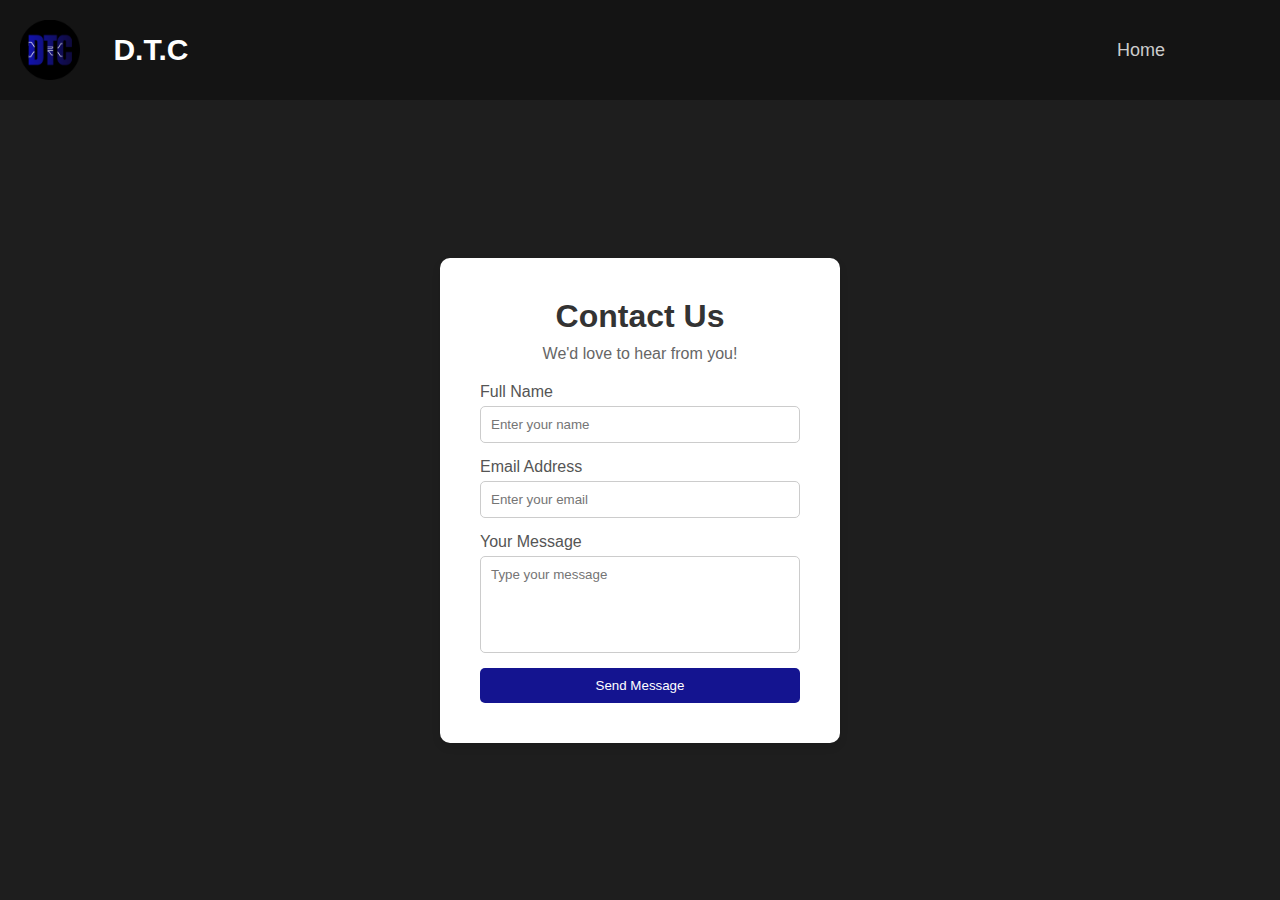
<file: contact.html>
<!DOCTYPE html>
<html lang="en">
<head>
  <meta charset="UTF-8">
  <meta name="viewport" content="width=device-width, initial-scale=1.0">
  <title>Contact Us - Dn3xt</title>
  <link rel="stylesheet" href="contact.css">
</head>
<body class="fade-in">
  <nav class="navbar">
    <div class="navbar-logo">
        <img src="logo.png" alt="DTC Logo"> 
        <h1 id="nav-title">D.T.C</h1>
    </div>
    <ul class="navbar-menu">
        <li><a href="index.html" id="last">Home</a></li>
    </ul>
</nav>

  <div class="contact-container">
    <h1>Contact Us</h1>
    <p>We'd love to hear from you!</p>

    <form action="#" method="POST" class="contact-form">
      <label for="name">Full Name</label>
      <input type="text" id="name" name="name" placeholder="Enter your name" required>

      <label for="email">Email Address</label>
      <input type="email" id="email" name="email" placeholder="Enter your email" required>

      <label for="message">Your Message</label>
      <textarea id="message" name="message" rows="5" placeholder="Type your message" required></textarea>

      <button type="submit" class="submit-button">Send Message</button>
    </form>
  </div>

  <script>
    let history = JSON.parse(sessionStorage.getItem('pageHistory')) || [];
  
    history.push(window.location.href);
  
    if (history.length > 3) {
      history.shift(); 
    }
  
    sessionStorage.setItem('pageHistory', JSON.stringify(history));
  </script>
</body>
</html>
</file>
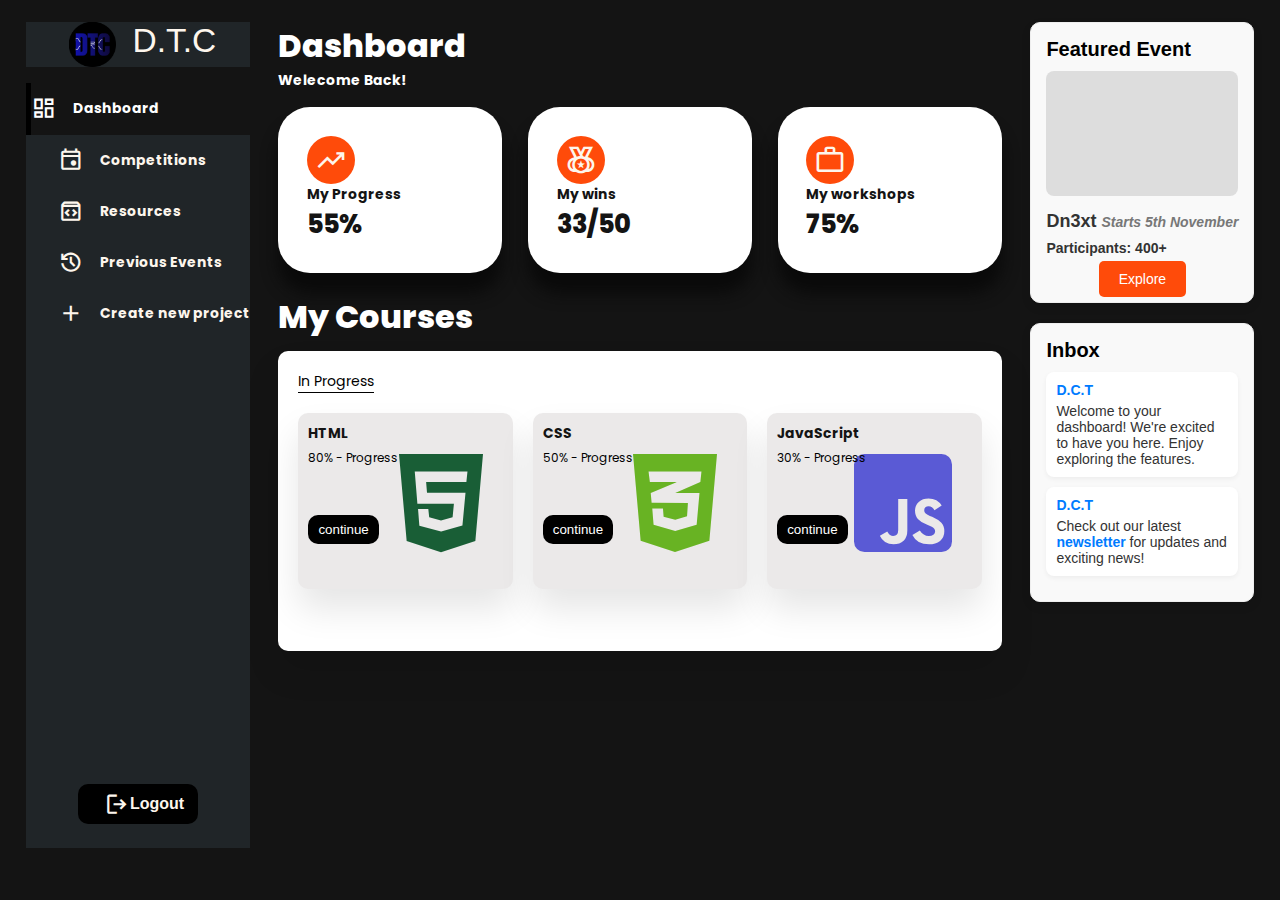
<file: dashboard.html>
<!DOCTYPE html>
<html lang="en">
<head>
    <meta charset="UTF-8">
    <meta name="viewport" content="width=device-width, initial-scale=1.0">
    <title img="img/logo.png">Dashboard | D.T.C</title>
    <link href="https://fonts.googleapis.com/css2?family=Material+Symbols+Outlined" rel="stylesheet" />
    <link rel="stylesheet" href="https://cdnjs.cloudflare.com/ajax/libs/font-awesome/5.15.4/css/all.min.css"/>
    <link rel="stylesheet" href="dashboard.css">
</head>
<body class="fade-in">
    <div class="container">

        <!--sidebar-->
        <aside>
            <div class="top">
                <div class="logo">
                    <a class="logo" style="font-family: 'Ubuntu', sans-serif; font-size:33.5px; padding-left:10px;"><img src='logo.png' style = "width: 47.5px; height: 45px;">D.T.C</a>
                </div>
                <div class="close">
                    <span class="material-symbols-outlined">
                        close
                    </span>
                </div>
            </div>
            <div class="sidebar">
                <a href="dashboard.html" class="active">
                    <span class="material-symbols-outlined">dashboard</span>
                    <h3>Dashboard</h3>
                </a>
                <a href="dnext.html">
                    <span class="material-symbols-outlined">Event</span>
                    <h3>Competitions</h3>
                </a>
                <a href="projects.html">
                    <span class="material-symbols-outlined">Sdk</span>
                    <h3>Resources</h3>
                </a>
                <a href="wartex.html">
                    <span class="material-symbols-outlined">History</span>
                    <h3>Previous Events</h3>
                </a>
                <a href="https://forms.gle/U2VyocybpNfmpEQW7">
                    <span class="material-symbols-outlined">add</span>
                    <h3>Create new project</h3>
                </a>
                <button id="logout" class="logout" onclick="location.href='index.html'">
                    <span class="material-symbols-outlined">logout</span>
                    <h3>Logout</h3>
                </button>

                
            </div>
        </aside>
        <!--sidebar--> 

        <!--main-->
        <main>
            <h1>Dashboard</h1>
            <h3>Welecome Back!</h3>
            <div class="insights">
                <div class="progress">
                    <span class="material-symbols-outlined">trending_up</span>
                    <div class="middle">
                        <div class="left">
                            <h3>My Progress</h3>
                            <h1>55%</h1>
                        </div>
                    </div>
                </div>
                <div class="wins">
                    <span class="material-symbols-outlined">social_leaderboard</span>
                    <div class="middle">
                        <div class="left">
                            <h3>My wins</h3>
                            <h1>33/50</h1>
                        </div>
                    </div>
                </div>
                <div class="workshops">
                    <span class="material-symbols-outlined">work</span>
                    <div class="middle">
                        <div class="left">
                            <h3>My workshops</h3>
                            <h1>75%</h1>
                        </div>
                    </div>
                </div>
            </div>

            <section class="main-course">
                <h1>My courses</h1>
                <div class="course-box">
                  <ul>
                    <li class="active">In progress</li>
                  </ul>
                  <div class="course">
                    <div class="box">
                      <h3>HTML</h3>
                      <p>80% - progress</p>
                      <button onclick="location.href='https://www.codecademy.com/learn/learn-html'">continue</button>
                      <i class="fab fa-html5 html"></i>
                    </div>
                    <div class="box">
                        <h3>CSS</h3>
                        <p>50% - progress</p>
                        <button onclick="location.href='https://www.codecademy.com/learn/learn-css'">continue</button>
                        <i class="fab fa-css3-alt css"></i>
                    </div>
                    <div class="box">
                        <h3>JavaScript</h3>
                        <p>30% - progress</p>
                        <button onclick="location.href='https://www.codecademy.com/learn/introduction-to-javascript'">continue</button>
                        <i class="fab fa-js-square js"></i>
                        </div>
                    </div>
                </div>
            </section>
                    
        </main>
        <!--main-->

        <!--updates-->
        <div class="right">
            <div class="top">
                <button id="menu">
                    <span class="material-symbols-outlined">menu</span>
                </button>
            </div>
            <div class="featured-event">
                <div class="event-header">
                    <h2>Featured Event</h2>
                </div>
                <div class="event-body">
                    <a href="teaser.mp4" target="_blank">
                        <div class="event-video">
                            <iframe width="100%" height="150px" src="https://youtu.be/eNpRE7gXdeo">
                            </iframe>
                        </div>
                    </a>
                    <div class="event-info">
                        <div class="event-title-date">
                            <span class="event-title">Dn3xt</span>
                            <span class="event-date">Starts 5th November</span>
                        </div>
                        <div class="participants">
                            Participants: <span id="participant-count">400+</span>
                        </div>
                    </div>
                    <div class="explore-button">
                        <a href="dnext.html" class="explore-link">Explore</a>
                    </div>
                </div>
            </div>
            <div class="inbox">
                <div class="inbox-header">
                    <h2>Inbox</h2>
                </div>
                <div class="message-list">
                    <!-- Welcome Message -->
                    <div class="message-item">
                        <div class="message-content">
                            <span class="message-sender">D.C.T</span>
                            <p class="message-text">Welcome to your dashboard! We're excited to have you here. Enjoy exploring the features.</p>
                        </div>
                    </div>
                    <!-- Newsletter Message -->
                    <div class="message-item">
                        <div class="message-content">
                            <span class="message-sender">D.C.T</span>
                            <p class="message-text">Check out our latest <a href="newsletter.html" class="message-link">newsletter</a> for updates and exciting news!</p>
                        </div>
                    </div>
                </div>
            </div>
        <!--updates-->

    </div>



    <script> src="script.js"</script>
</body>
</html>
</file>
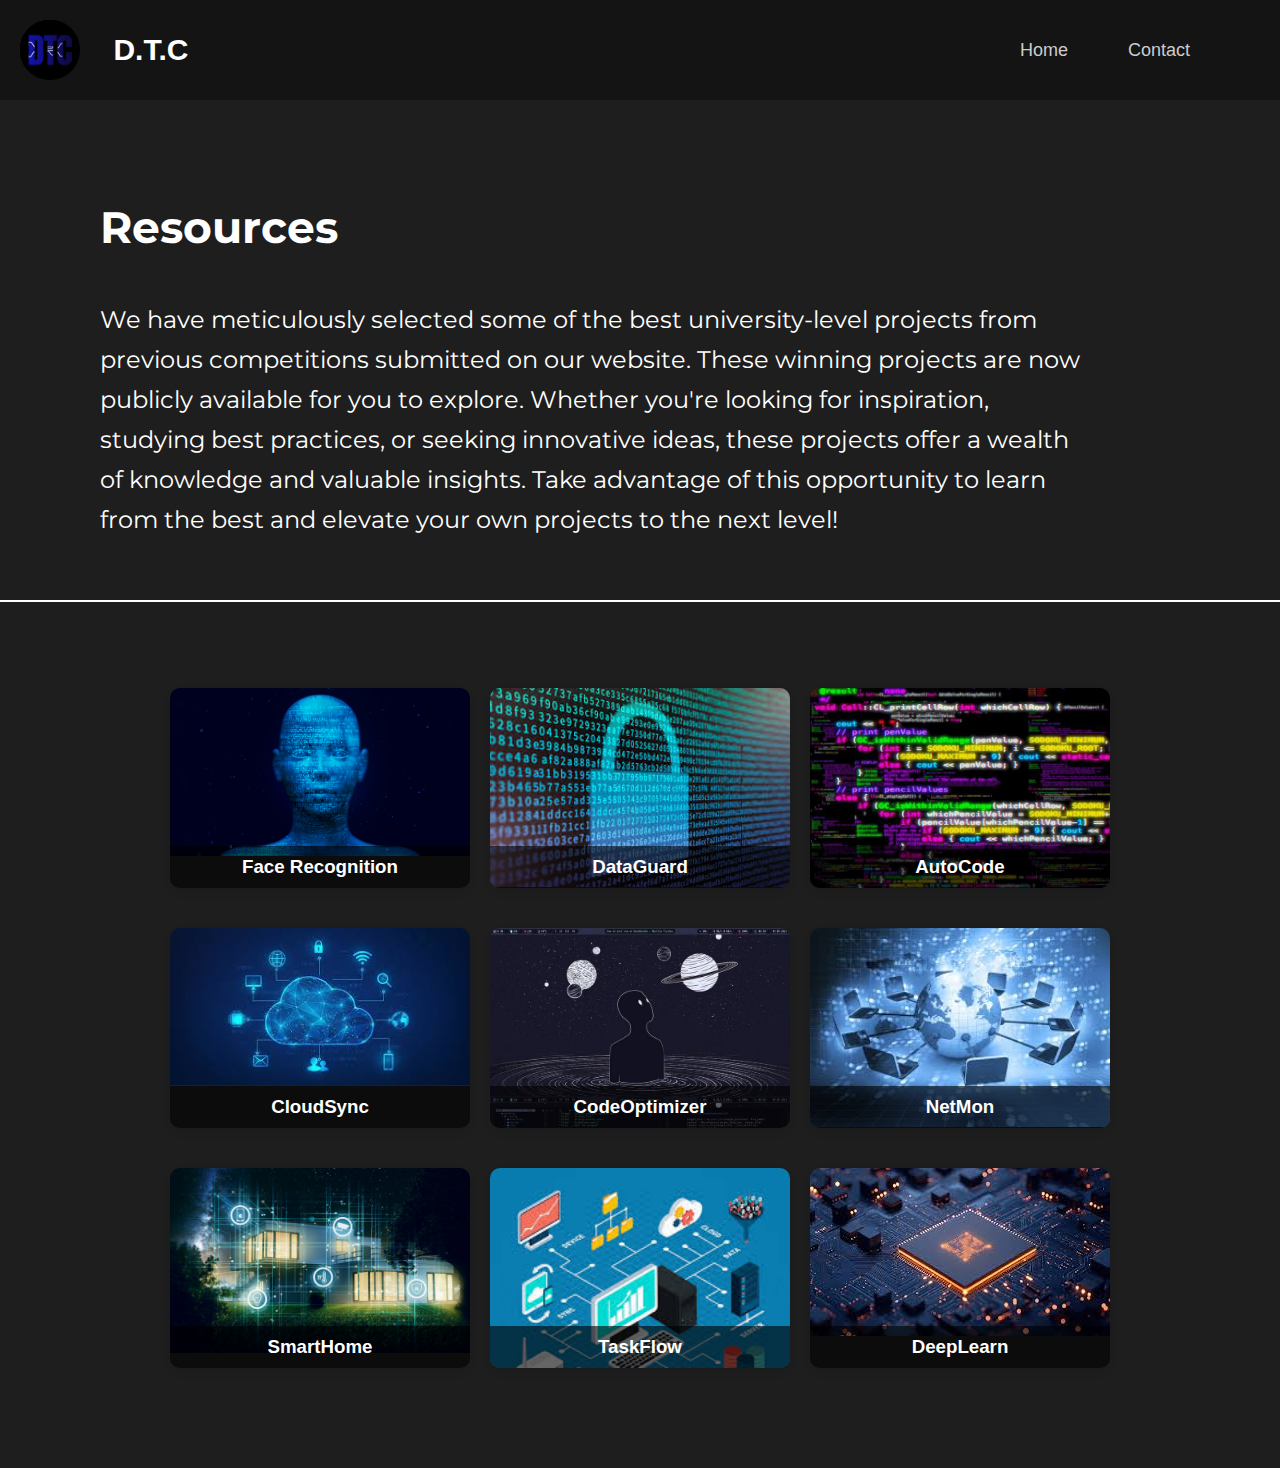
<file: projects.html>
<!DOCTYPE html>
<html lang="en">
<head>
    <meta charset="UTF-8">
    <meta name="viewport" content="width=device-width, initial-scale=1.0">
    <title>Resources | D.T.C</title>
    <link rel="stylesheet" href="projects.css">
    <link href="https://fonts.googleapis.com/css2?family=Montserrat:wght@200&display=swap" rel="stylesheet">
</head>
<body class="fade-in">
    <nav class="navbar">
        <div class="navbar-logo">
            <img src="logo.png" alt="DTC Logo"> 
            <h1 id="nav-title">D.T.C</h1>
        </div>
        <ul class="navbar-menu">
            <li><a href="landingpage.html">Home</a></li>
            <li><a href="contact.html" id="last">Contact</a></li>
        </ul>
    </nav>

    <div class="details">
        <h1 id="abt">Resources</h1>
        <p id="abt2">We have meticulously selected some of the best university-level projects from previous competitions submitted on our website. These winning projects are now publicly available for you to explore. Whether you're looking for inspiration, studying best practices, or seeking innovative ideas, these projects offer a wealth of knowledge and valuable insights. Take advantage of this opportunity to learn from the best and elevate your own projects to the next level!</p>
    </div>

<hr color="#fff" width="4943px" style="position:absolute; top:600px;">

<div class="cards-row1">
    <div class="card">
        <div class="card-image">
            <img src="face-reg.jpg" alt="Image">
        </div>
        <div class="card-title">
            <h3>Face Recognition</h3>
        </div>
        <div class="card-content">
            <h4>Project Name: Face Recognition using Machine Learning</h4>
            <p>Description: Building a smart home automation system using IoT.</p>
            <p>Members: John, Alice, Max</p>
        </div>
    </div>

    <div class="card">
        <div class="card-image">
            <img src="crypt.jfif" alt="Image">
        </div>
        <div class="card-title">
            <h3>DataGuard</h3>
        </div>
        <div class="card-content">
            <h4>Project Name: DataGuard</h4>
            <p>Description: Secure data encryption system</p>
            <p>Members: Sarah, Chris, Emma</p>
        </div>
    </div>

    <div class="card">
        <div class="card-image">
            <img src="programming.jpg" alt="Image">
        </div>
        <div class="card-title">
            <h3>AutoCode</h3>
        </div>
        <div class="card-content">
            <h4>Project Name: AutoCode</h4>
            <p>Description: AI-powered code generator</p>
            <p>Members: David, Elena, Marcus</p>
        </div>
    </div>
</div>

<div class="cards-row2">
    <div class="card">
        <div class="card-image">
            <img src="cloud.jfif" alt="Image">
        </div>
        <div class="card-title">
            <h3>CloudSync</h3>
        </div>
        <div class="card-content">
            <h4>Project Name: CloudSync</h4>
            <p>Description: Cloud-based file synchronization</p>
            <p>Members: John, Alice, Max</p>
        </div>
    </div>

    <div class="card">
        <div class="card-image">
            <img src="hackathon2.jpg" alt="Image">
        </div>
        <div class="card-title">
            <h3>CodeOptimizer</h3>
        </div>
        <div class="card-content">
            <h4>Project Name: CodeOptimizer</h4>
            <p>Description: Automated code efficiency tool</p>
            <p>Members: Lily, Henry, Ethan</p>
        </div>
    </div>

    <div class="card">
        <div class="card-image">
            <img src="network.jfif" alt="Image">
        </div>
        <div class="card-title">
            <h3>NetMon</h3>
        </div>
        <div class="card-content">
            <h4>Project Name: NetMon</h4>
            <p>Description: Network performance monitoring</p>
            <p>Members: Ava, James, Mia</p>
        </div>
    </div>
</div>

<div class="cards-row3">
    <div class="card">
        <div class="card-image">
            <img src="home.jpg" alt="Image">
        </div>
        <div class="card-title">
            <h3>SmartHome</h3>
        </div>
        <div class="card-content">
            <h4>Project Name: SmartHome</h4>
            <p>Description: IoT home automation platform</p>
            <p>Members: John, Alice, Max</p>
        </div>
    </div>

    <div class="card">
        <div class="card-image">
            <img src="flow.jfif" alt="Image">
        </div>
        <div class="card-title">
            <h3>TaskFlow</h3>
        </div>
        <div class="card-content">
            <h4>Project Name: TaskFlow</h4>
            <p>Description: Workflow automation manager</p>
            <p>Members: Sarah, Chris, Emma</p>
        </div>
    </div>

    <div class="card">
        <div class="card-image">
            <img src="learn.jfif" alt="Image">
        </div>
        <div class="card-title">
            <h3>DeepLearn</h3>
        </div>
        <div class="card-content">
            <h4>Project Name: DeepLearn</h4>
            <p>Description: AI deep learning model</p>
            <p>Members: David, Elena, Marcus</p>
        </div>
    </div>
</div>

</body>
</html>
</file>
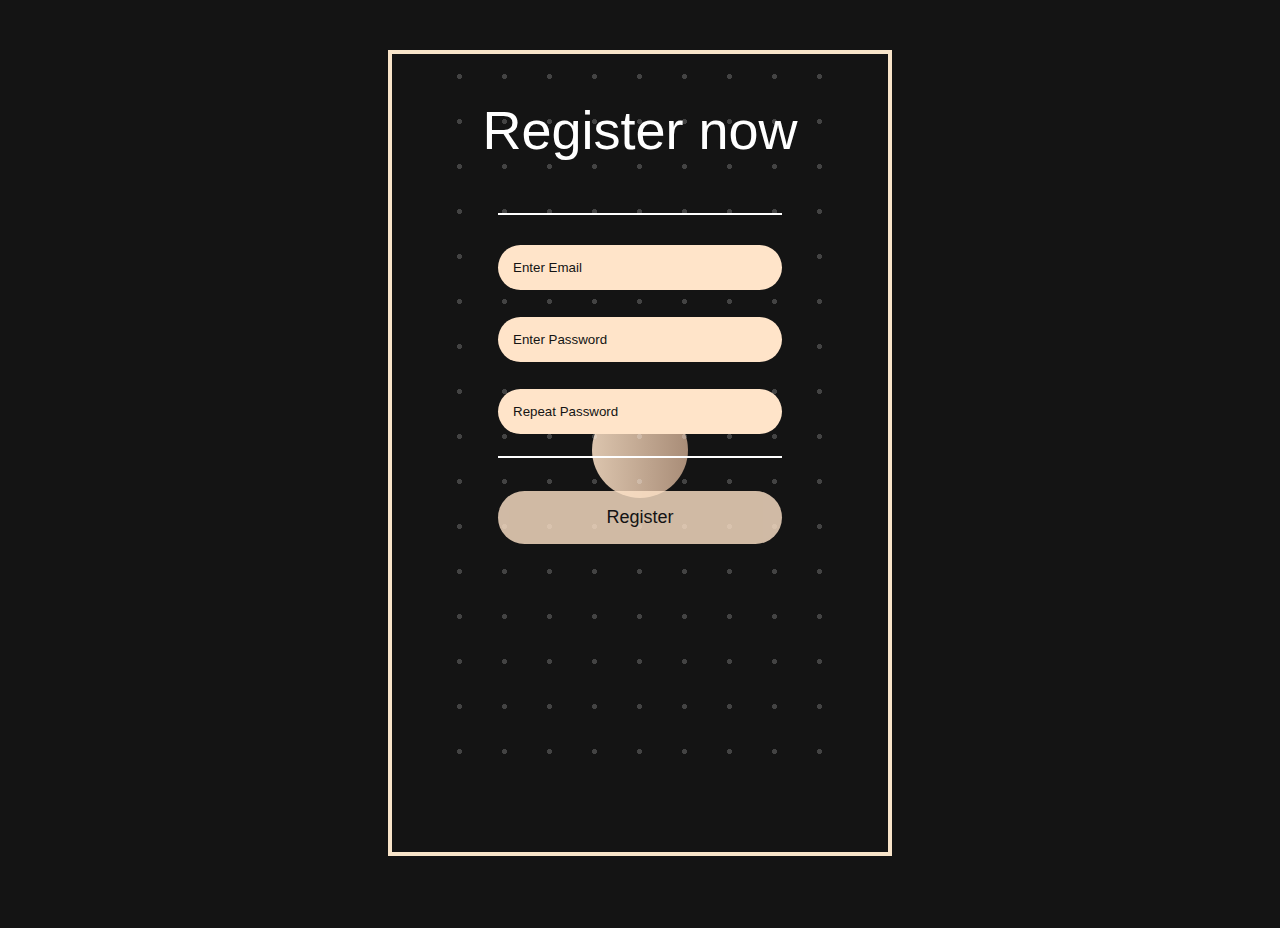
<file: register.html>
<!DOCTYPE html>
<html lang="en">

<head>
    <meta charset="UTF-8">
    <meta http-equiv="X-UA-Compatible" content="IE=edge">
    <meta name="viewport" content="width=device-width, initial-scale=1.0">
    <title>Register</title>
    <link rel="stylesheet" href="register-style.css">
    <link rel="icon"  type="x-icon">
</head>

<body>
    <div class="overlay"></div>

    <div id="blob"></div>
    <center>
        <div class="card">
            <div class="card-content">
                <h3 class="card-title">Register now</h3>
                <h4 class="card-subtitle"></h4>
                <form action="dashboard.html">
                    <div class="container">
                        <br>
                        <hr>
                        <input type="text" placeholder="Enter Email" name="email" id="email" required>
                        <input type="password" placeholder="Enter Password" name="psw" id="psw" required>
                        <input type="password" placeholder="Repeat Password" name="psw-repeat" id="psw-repeat" required>
                        <hr>
                        <button type="submit" class="registerbtn">Register</button>
                    </div>
            </div>
            </form>

        </div>
    </center>
    <i class="fa-solid fa-hat-witch card-icon"></i>
    </div>
    <div class="overlay"></div>

    <script src="register-app.js"></script>
</body>

</html>
</file>
<file: contact.css>
* {
      margin: 0;
      padding: 0;
      box-sizing: border-box;
      font-family: 'Arial', sans-serif;
    }
    
    body {
      background-color: #1e1e1e;
      display: flex;
      justify-content: center;
      align-items: center;
      height: 100vh;
    }

    .navbar {
      display: flex;
      justify-content: space-between;
      align-items: center;
      padding: 20px;
      background-color: #141414;
      position: fixed;
      top: 0;
      width: 100%;
      z-index: 10;
  }
  
  .navbar-logo {
      display: flex;
      align-items: center;
  }
  
  .navbar-logo img {
      height: 60px;
      width: 60px;
      margin-right: 10px;
  }
  
  .navbar-logo h1 {
      color: white;
      font-size: 30px;
      margin-left: 23.45px;
  }
  
  .navbar-menu {
      list-style: none;
      display: flex;
  }
  
  .navbar-menu li {
      margin-left: 20px;
  }
  
  .navbar-menu li a {
      text-decoration: none;
      color: #cccccc;
      font-size: 18px;
      padding: 10px 20px;
      border-radius: 5px;
      transition: background-color 0.3s ease, color 0.3s ease;
  }
  
  .navbar-menu li a:hover {
      background-color: #333333;
      color: white;
  }
  
  #last {
      margin-right:75px;
  }
  
    
    /* Contact container */
    .contact-container {
      margin-top:100px;
      background-color: #fff;
      padding: 40px;
      border-radius: 10px;
      box-shadow: 0 4px 8px rgba(0, 0, 0, 0.1);
      max-width: 400px;
      width: 100%;
      text-align: center;
    }
    
    /* Header and paragraph styling */
    .contact-container h1 {
      margin-bottom: 10px;
      color: #333;
    }
    
    .contact-container p {
      margin-bottom: 20px;
      color: #666;
    }
    
    /* Form styling */
    .contact-form {
      display: flex;
      flex-direction: column;
    }
    
    .contact-form label {
      margin-bottom: 5px;
      text-align: left;
      color: #555;
    }
    
    .contact-form input,
    .contact-form textarea {
      margin-bottom: 15px;
      padding: 10px;
      border: 1px solid #ccc;
      border-radius: 5px;
    }
    
    .contact-form textarea {
      resize: none;
    }
    
    /* Submit button */
    .submit-button {
      background-color: #141490;
      color: white;
      padding: 10px;
      border: none;
      border-radius: 5px;
      cursor: pointer;
      transition: background-color 0.3s;
    }
    
    .submit-button:hover {
      background-color: #000069;
      transition: 0.4s ease;
    }
    

    .fade-in {
      animation: fadeIn 3s;
  }
  
  @keyframes fadeIn {
      from {
          opacity: 0;
      }
  
  
      to {
          opacity: 1;
      }
  }
</file>
<file: dashboard.css>
@import url('https://fonts.googleapis.com/css2?family=Poppins:ital,wght@0,100;0,200;0,300;0,400;0,500;0,600;0,700;0,800;0,900;1,100;1,200;1,300;1,400;1,500;1,600;1,700;1,800;1,900&display=swap');

:root {
    --card-border-radius: 2rem;
    --border-radius-1: 0.4rem;
    --border-radius-2: 0.8rem;
    --border-radius-3: 1.2rem;
  
    --card-padding: 1.8rem;
    --padding-1: 1.2rem;
    --box-shadow: 0 2rem 3rem var(--clr-light);
  
  }
  
  /* dark theme */
  .dark-theme-variables {
    --clr-color-background: #181a1e;
    --clr-white: #202528;
    --clr-light: rgba(0, 0, 0, 0.4);
    --clr-dark: #edeffd;
    --clr-dark-variant: #677483;
    --box-shadow: 0 2rem 3rem var(--clr-light)
  }

*{
    margin:0;
    padding:0;
    box-sizing:border-box;
    text-decoration: none;
    border:0;
    list-style:none;
    appearance: none;
}
body{
    font-family: "Poppins", sans-serif;
    width:100vw;
    height:100vh;
    font-size:0.88rem;
    user-select: none;
    overflow-x:hidden;
    background: #141414;
}
.container{
    display: grid;
    width:96%;
    gap: 1.8rem;
    margin: 0 auto;
    grid-template-columns: 14rem auto 14rem;
}
a{
    color: #FDF6ED;
}
h1{
    font-weight:800;
    font-size:2rem;
}
h2{
    font-size:1.4rem;
}
h3{
    font-size:0.87rem;
}
h4{
    font-size:0.8rem;
}
h5{
    font-size:0.77rem;
}
small{
    font-size:0.75rem;
}

.text-muted{
    color:#FF4B0A;
}
.p{
    color:#FDF6ED;
}
b{
    color:#FDF6ED;
}
.primary{
    color:#FDF6ED;
}


.aside{
    height:100vh;
}
aside .top{
    background:#202528;
    display:flex;
    justify-content: space-around;
    align-items: center;
    margin-top:1.4rem;
}

aside .logo{
    display:flex;
    gap: 1rem;
}

aside .top div.close{
    display:none;

}


aside .sidebar{
    background-color: #202528;
    display: flex;
    flex-direction: column;
    height: 85vh;
    position: relative;
    top: 1rem;
}

aside .h3{
    font-weight: 400;
}

aside .sidebar a{
    display: flex;
    color:#FDF6ED;
    margin-left:2rem;
    gap:1rem;
    align-items: center;
    height:3.2rem;
    transition: all 0.1s ease-in;

}

aside .sidebar a span{
    font-size: 1.6rem;
    transition: all 0.1s ease-in;
}

.logout{
    position: absolute;
    bottom: 1.5rem;
    width: 7.5rem;
    height:2.5rem;
    background:black;
    margin-left:3.25rem;
    color: #FDF6ED;
    border-radius: 10px;
    padding-left:0.8rem;
    display: flex;
    align-items: center;
    justify-content: center;
}

.logout span{
    font-size:1.6rem;
}

.logout h3{
    font-size:1rem;
}

.logout:hover{
    background-color: #F2F0EF;
    color: #141414;
    transition: 0.4s ease;
}


aside .sidebar a.active{
    background: #141414;
    color: #fff;
    margin-left: 0;
    border-left: 5px solid black;
}

aside .sidebar a:hover{
    background: #141414;
    color: #fff;
    margin-left: 0;
    border-left: 5px solid black;
    transition: 0.4s ease;
}

main{
    margin-top:1.4rem;
    width:auto;
}

main input{
    background-color: transparent;
    border: 0;
    outline: 0;
    color:#fff;
}

main h1 {
    color:#FDF6ED
}

main .insights{
    display: grid;
    grid-template-columns: repeat(3,1fr);
    gap:1.6rem;
}

main .insights>div{
    background-color: #FFF;
    padding: 1.8rem;
    border-radius: 2rem;
    margin-top: 1rem;
    box-shadow: 0 1.2rem 1rem #0a0a0a;
    transition: all 0.3s ease;
}

main .insights>div:hover{
    box-shadow:none;
}

main .insights>div span{
    background: #FF4B0A;
    padding: 0.5rem;
    border-radius: 50%;
    color: #FDF6ED;
    font-size:2rem;
}

main .insights>div .middle{
    display:flex;
    align-items:center;
    justify-content: space-between;
}

main .insights>div .middle h1{
    font-size: 1.6rem;
}

main h1{
    color:#FFF;
    font-weight: 800;
}

main h3{
    color:#fff;
}

main .insights h1{
    color:#141414;
}

main .insights h3{
    color:#141414;
}

.main-course{
    margin-top:20px ;
    text-transform: capitalize;
  }
  .course-box{
    width: 100%;
    height: 300px;
    padding: 10px 10px 30px 10px;
    margin-top: 10px;
    background: #fff;
    border-radius: 10px;
    box-shadow: 0 20px 35px rgba(0, 0, 0, 0.1);
  }
  .course-box ul{
    list-style: none;
    display: flex;
  }
  .course-box ul li{
    margin: 10px;
    color: gray;
    cursor: pointer;
  }
  .course-box ul .active{
    color: #000;
    border-bottom: 1px solid #000;
  }
  .course-box .course{
    display: flex;
  }
  .box{
    width: 33%;
    padding: 10px;
    margin: 10px;
    border-radius: 10px;
    background: rgb(235, 233, 233);
    box-shadow: 0 20px 35px rgba(0, 0, 0, 0.1);
  }
  .box h3{
    color:#141414
  }
  .box p{
    font-size: 12px;
    margin-top: 5px;
  }
  .box button{
    background: #000;
    color: #fff;
    padding: 7px 10px;
    border-radius: 10px;
    margin-top: 3rem;
    cursor: pointer;
  }
  .box button:hover{
    background: rgba(15, 15, 15, 0.842);
    transition: ease 0.4s;
  }
  .box i{
    font-size: 7rem;
    float: right;
    margin: -20px 20px 20px 0;
  }
  .html{
    color: rgb(25, 94, 54);
  }
  .css{
    color: rgb(104, 179, 35);
  }
  .js{
    color: rgb(90, 90, 213)
  }

.right{
    margin-top: 1.4rem;
}

.right h2{
    color:#FDF6ED;
}

.right .top{
    display:flex;
    justify-content: start;
    gap: 2rem;
}

.right .top button{
    display:none;
}

.featured-event {
    width: 100%;
    border: 1px solid #eee;
    padding: 15px;
    border-radius: 10px;
    background-color: #f9f9f9;
    font-family: 'Arial', sans-serif;
    box-shadow: 0px 4px 10px rgba(0, 0, 0, 0.1);
    transition: transform 0.3s ease;
}

.featured-event:hover {
    transform: scale(1.02);
}

.event-header h2 {
    font-size: 20px;
    margin: 0;
    color: #000;
    font-weight: bold;
}

.event-body {
    margin-top: 10px;
}

.event-video {
    width: 100%;
    height: 125px;
    background-color: #ddd;
    border-radius: 8px;
    overflow: hidden;
    margin-bottom: 15px;
}

.event-info {
    margin-top: 10px;
}

.event-title-date {
    display: flex;
    justify-content: space-between;
    align-items: center;
    font-size: 16px;
    font-weight: bold;
    color: #333;
}

.event-title {
    font-size: 18px;
    font-weight: bold;
}

.event-date {
    font-size: 14px;
    color: #777;
    font-style: italic;
}

.participants {
    font-size: 14px;
    margin-top: 8px;
    color: #333;
    font-weight: bold;
}

.explore-button {
    margin-top: 15px;
    text-align: center;
}

.explore-link {
    text-decoration: none;
    background-color: #FF4B0A;
    color: white;
    padding: 10px 20px;
    border-radius: 5px;
    font-size: 14px;
    transition: background-color 0.3s ease;
}

.explore-link:hover {
    background-color: #da3b02;
}

.inbox {
    width: 100%;
    border: 1px solid #eee;
    padding: 15px;
    border-radius: 10px;
    background-color: #f9f9f9;
    font-family: 'Arial', sans-serif;
    box-shadow: 0px 4px 10px rgba(0, 0, 0, 0.1);
    margin-top: 20px;
}

.inbox-header h2 {
    font-size: 20px;
    margin: 0;
    color: #000;
    font-weight: bold;
    margin-bottom: 10px;
}

.message-list {
    margin-top: 10px;
}

.message-item {
    padding: 10px;
    border-radius: 8px;
    background-color: #fff;
    margin-bottom: 10px;
    box-shadow: 0px 2px 5px rgba(0, 0, 0, 0.05);
    transition: background-color 0.3s ease;
}

.message-item:hover {
    background-color: #f1f1f1;
}

.message-content {
    display: flex;
    flex-direction: column;
}

.message-sender {
    font-weight: bold;
    font-size: 14px;
    color: #007bff;
    margin-bottom: 5px;
}

.message-text {
    font-size: 14px;
    color: #333;
}

.message-link {
    color: #007bff;
    text-decoration: none;
    font-weight: bold;
}

.message-link:hover {
    text-decoration: underline;
}


@media screen and (max-width:1200px){
    .container{
        width:94%;
        grid-template-columns: 7rem auto 14rem;
    }

    aside .sidebar h3{
        display:none;
    }
    aside .sidebar a:last-child{
        position: relative;
        margin-top:1.8rem;
    }
    main .insights{
        display: grid;
        grid-template-columns: repeat(1,fr);
    }
}

@media screen and (max-width:768px){
    .container{
        width:100%;
        grid-template-columns: repeat(1,1fr);
    }

    .aside{
        position: fixed;
        width: 18rem;
        z-index: 3;
        background-color: #fff;
    }

    .aside .logo h2{
        display: inline;
    }

    .aside .sidebar h3{
        display: inline;
    }

    .aside .sidebar a{
        width:100%;
        height: 3.4rem;

    }

    aside .top div.close span{
        display: inline;
        position: absolute;
        right: 0;
        margin-left: 30px;
        font-size: 35px;
    }

}

.fade-in {
    animation: fadeIn 3s;
}

@keyframes fadeIn {
    from {
        opacity: 0;
    }


    to {
        opacity: 1;
    }
}
</file>
<file: projects.css>
* {
    margin: 0;
    padding: 0;
    box-sizing: border-box;
    font-family: Arial, sans-serif;
    scroll-behavior: smooth;
}

body {
    overflow-x: hidden;
    display: flex;
    justify-content: center;
    align-items: center;
    height: 1080px;
    background-color: #1e1e1e;
    flex-direction: column;
    font-family: Montserrat;
}

.navbar {
    display: flex;
    justify-content: space-between;
    align-items: center;
    padding: 20px;
    background-color: #141414;
    position: fixed;
    top: 0;
    width: 100%;
    z-index: 10;
}

.navbar-logo {
    display: flex;
    align-items: center;
}

.navbar-logo img {
    height: 60px;
    width: 60px;
    margin-right: 10px;
}

.navbar-logo h1 {
    color: white;
    font-size: 30px;
    margin-left: 23.45px;
}

.navbar-menu {
    list-style: none;
    display: flex;
}

.navbar-menu li {
    margin-left: 20px;
}

.navbar-menu li a {
    text-decoration: none;
    color: #cccccc;
    font-size: 18px;
    padding: 10px 20px;
    border-radius: 5px;
    transition: background-color 0.3s ease, color 0.3s ease;
}

.navbar-menu li a:hover {
    background-color: #333333;
    color: white;
}

#last {
    margin-right:50px;
}

.details{
    margin-top:75px;
}
#abt{
    position: absolute;
    left: 100px;
    color: #fff;
    top: 200px;
    font-size: 44px;
    font-family: Montserrat;
}

#abt2 {
    width: 980px;
    position: absolute;
    left: 100px;
    color: #fff;
    top: 300px;
    font-size: 24px;
    line-height: 40px;
    font-family: Montserrat;
}


.cards-row1{
    padding-top:500px;
    margin-top: 600px;
    position: relative;
    display: flex;
    gap: 20px;
    justify-content: center;
    margin-bottom: 40px;
}

.cards-row2{
    position: relative;
    display: flex;
    gap: 20px;
    justify-content: center;
    margin-bottom: 40px;
}

.cards-row3{
    position: relative;
    display: flex;
    gap: 20px;
    justify-content: center;
    margin-bottom: 100px;
    padding-bottom:100px;
}

.card {
    position: relative;
    width: 300px;
    height: 200px;
    overflow: hidden;
    border-radius: 10px;
    transition: all 0.3s ease;
    box-shadow: 0 4px 8px rgba(0, 0, 0, 0.1);
}

.card-image img {
    width: 100%;
    height: 100%;
    object-fit: cover;
    display: block;
}

.card-title {
    position: absolute;
    bottom: 0;
    left: 0;
    width: 100%;
    padding: 10px;
    background: rgba(0, 0, 0, 0.6);
    color: white;
    text-align: center;
    transition: all 0.3s ease;
}

.card-title h3 {
    margin: 0;
}

.card-content {
    position: absolute;
    bottom: -100%;
    left: 0;
    width: 100%;
    padding: 20px;
    background-color: white;
    color: #333;
    transition: all 0.3s ease;
    height: 150px;
    opacity: 0;
    overflow: hidden;
}

.card:hover {
    height: 300px;
}

.card:hover .card-title {
    background: rgba(0, 0, 0, 0.8);
}

.card:hover .card-content {
    bottom: 0;
    opacity: 1;
}

.fade-in {
    animation: fadeIn 3s;
}

@keyframes fadeIn {
    from {
        opacity: 0;
    }


    to {
        opacity: 1;
    }
}
</file>
<file: register-style.css>
@import url('https://fonts.googleapis.com/css2?family=Orbitron:wght@500&display=swap');
*,
*::after,
*::before {
    margin: 0;
    padding: 0;
    box-sizing: border-box;
}

body {
    font-family: "Inter", sans-serif;
    font-weight: 300;
    overflow-y: scroll;
    background-color: #141414;
    place-items: center;
    overflow: hidden;
}

/* Overlay Animation */

.overlay {
    transition: all 400ms ease;
}

/* Media Queries */

input,
div,
span,
a {
    -webkit-tap-highlight-color: rgba(0, 0, 0, 0);
}

@keyframes rotate {
    from {
        rotate: 0deg;
    }
    50% {
        scale: 1 1.25;
    }
    to {
        rotate: 360deg;
    }
}

#blob {
    background-color: white;
    height: 7.5vmax;
    aspect-ratio: 1;
    position: absolute;
    left: 50%;
    top: 50%;
    translate: -50% -50%;
    border-radius: 50%;
    background: linear-gradient(to right, #ffe4c9, #c3a289);
    animation: rotate 20s infinite;
    opacity: 0.85;
}

#blur {
    height: 100%;
    width: 100%;
    position: absolute;
    z-index: 2;
    backdrop-filter: blur(12vmax);
}

.card {
    aspect-ratio: 1 / 1.6;
    border: 0.5vmin solid #f8e4c9;
    cursor: pointer;
    position: relative;
    width: 56vmin;
    justify-content: center;
    align-items: center;
    margin-top: 50px;
}

.card:hover:before {
    background-position: 100% 100%;
    transform: scale(1.08, 1.03);
}

.card:hover>.card-content {
    background-position: -10% 0%;
}

.card:hover>.card-icon {
    color: white;
}

.card:hover>.card-content>.card-subtitle>.card-subtitle-word {
    opacity: 1;
    transform: translateY(0%);
    transition: opacity 0ms, transform 200ms cubic-bezier(.90, .06, .15, .90);
}

.card:before {
    background: linear-gradient( 130deg, transparent 0% 22%, var(--g4) 50%, var(--g1) 72.5%, var(--g2) 80.25%, var(--g3) 100%);
    background-position: 0% 0%;
    background-size: 300% 300%;
    content: "";
    height: 100%;
    left: 0px;
    pointer-events: none;
    position: absolute;
    top: 0px;
    transition: background-position 350ms ease, transform 350ms ease;
    width: 100%;
    z-index: 1;
}

.card-content {
    background-image: radial-gradient( rgba(255, 255, 255, 0.2) 8%, transparent 8%);
    background-position: 0% 0%;
    background-size: 5vmin 5vmin;
    height: calc(100% - 10vmin);
    padding: 5vmin;
    position: relative;
    transition: background-position 350ms ease;
    width: calc(100% - 10vmin);
    z-index: 2;
}

.card-title,
.card-subtitle {
    color: #fff;
    font-family: "Anek Latin", sans-serif;
    font-weight: 400;
    margin: 0px;
}

.card-title {
    font-size: 6vmin;
    color: #fff;
}

.card-subtitle {
    font-size: 3vmin;
    margin-top: 2vmin;
}

.card-subtitle-word {
    display: inline-block;
    margin: 0vmin 0.3vmin;
    opacity: 0;
    position: relative;
    transform: translateY(40%);
    transition: none;
}

.card-icon {
    bottom: 0px;
    color: rgba(255, 255, 255, 0.5);
    font-size: 7vmin;
    left: 0px;
    margin: 5vmin;
    transition: color 250ms ease;
    z-index: 2;
}


/* Add padding to containers */

.container {
    padding: 16px;
}


/* Full-width input fields */

input[type=text],
input[type=password] {
    width: 100%;
    padding: 15px;
    margin: 5px 0 22px 0;
    display: inline-block;
    border: none;
    background-color: #ffe4c9;
    border-radius: 25px;
    color: black;
}

input[type=text]:focus,
input[type=password]:focus {
    background-color: #ffe4c9;
    outline: none;
}


/* Overwrite default styles of hr */

hr {
    border: 1px solid #fff;
    margin-bottom: 25px;
}


/* Set a style for the submit button */

.registerbtn {
    background-color: #ffe4c9;
    font-size: large;
    padding: 16px 20px;
    margin: 8px 0;
    border: none;
    cursor: pointer;
    width: 100%;
    opacity: 0.8;
    color: #141414;
    border-radius: 50px;
}

.registerbtn:hover {
    opacity: 1;
}


/* Add a blue text color to links */

a {
    color: dodgerblue;
}


/* Set a grey background color and center the text of the "sign in" section */

.signin {
    background-color: #f1f1f1;
    text-align: center;
}

@keyframes changer {
    from {
        color: white;
    }
    to {
        color: #190f0b;
    }
}

::placeholder {
    color: #141414;
    opacity: 1;
    /* Firefox */
}

 :-ms-input-placeholder {
    /* Internet Explorer 10-11 */
    color: #141414;
}

 ::-ms-input-placeholder {
    /* Microsoft Edge */
    color: #141414;
}
</file>
